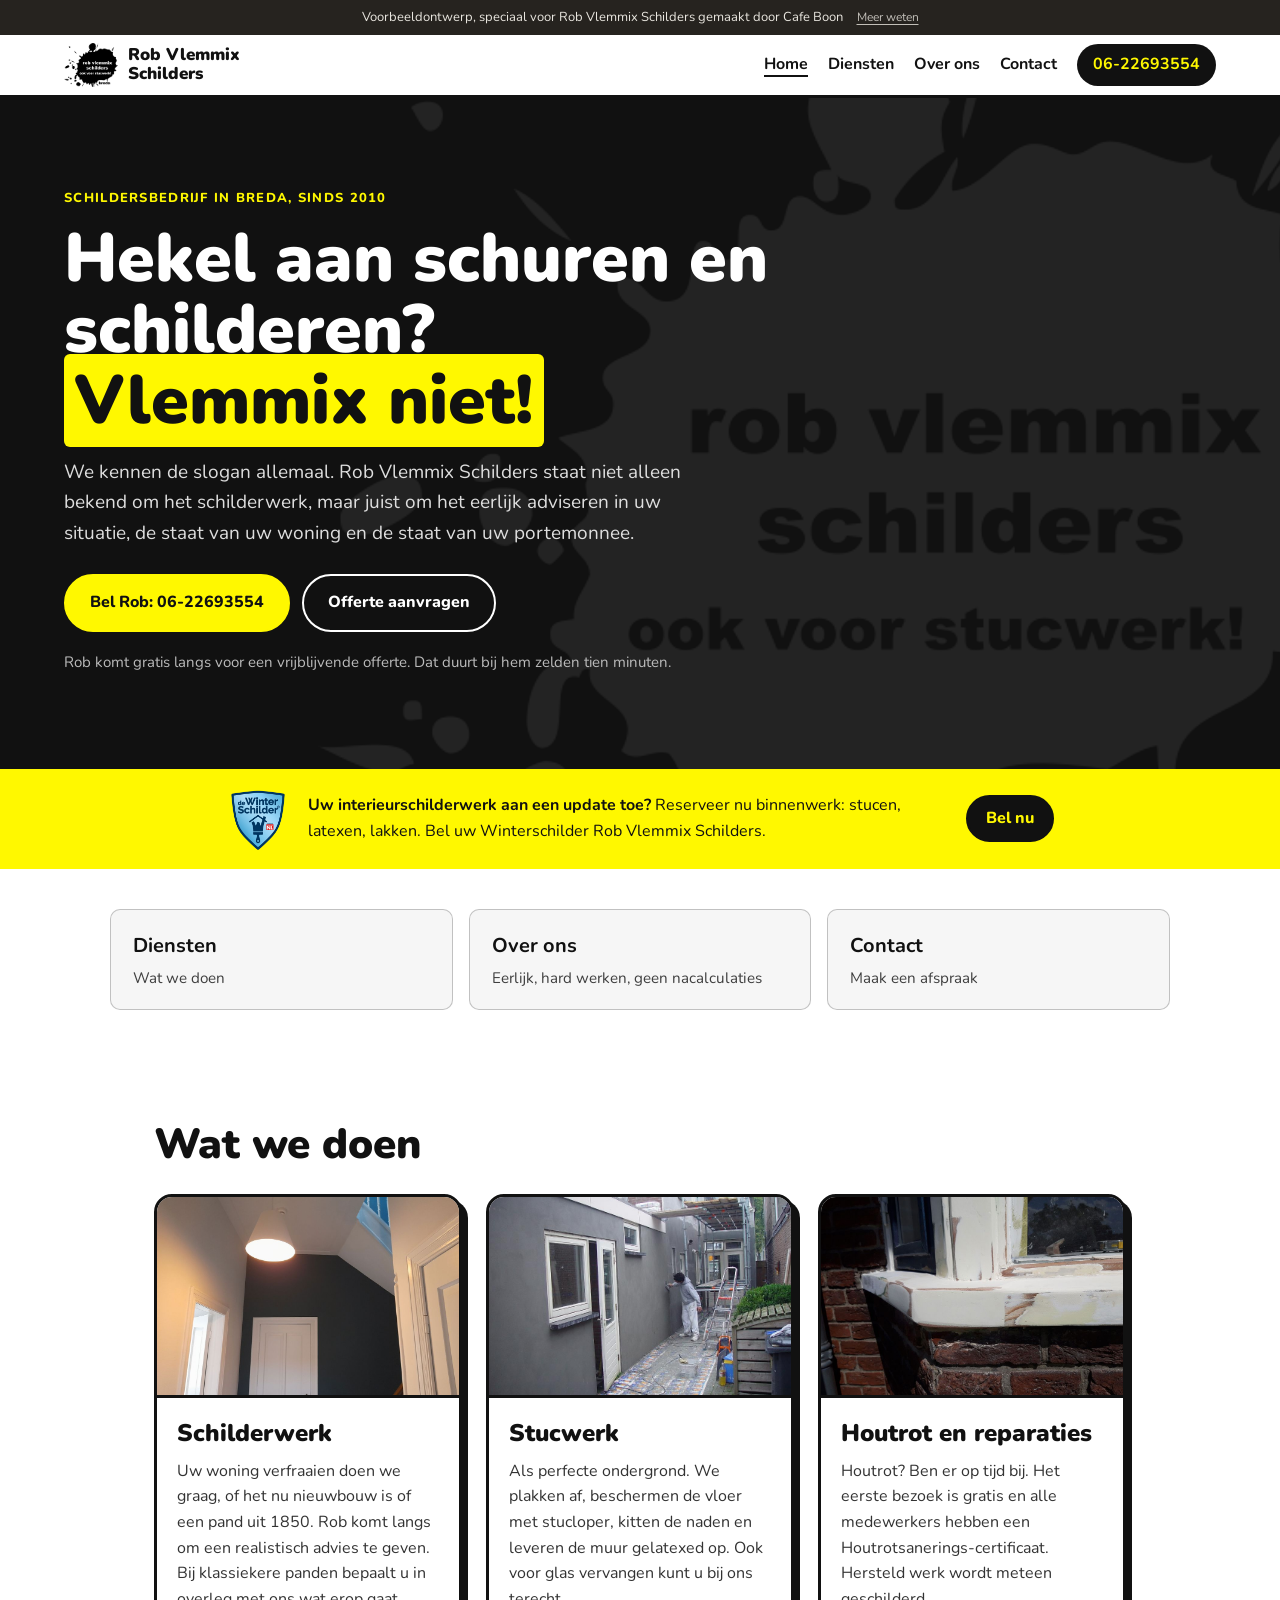
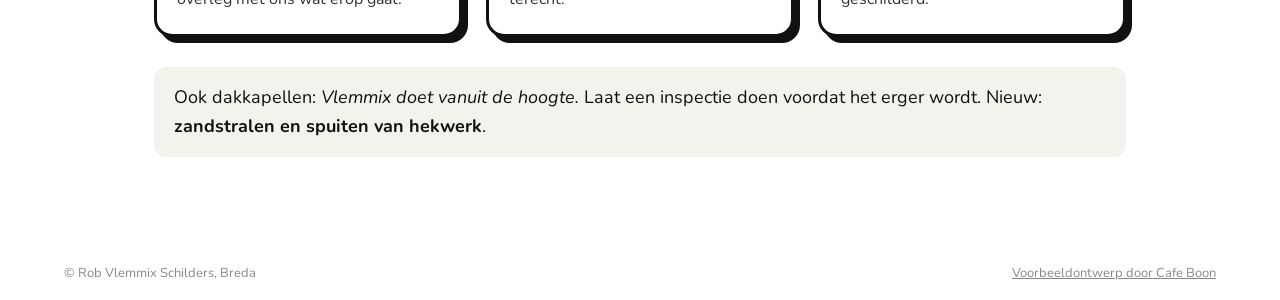
<file: index.html>
<!doctype html>
<html lang="nl">
<head>
<meta charset="utf-8">
<meta name="viewport" content="width=device-width, initial-scale=1">
<title>Rob Vlemmix Schilders Breda | Hekel aan schuren en schilderen? Vlemmix niet!</title>
<meta name="description" content="Rob Vlemmix Schilders in Breda: binnen- en buitenschilderwerk, stucwerk, houtrotherstel en dakkapellen. Gratis langskomen voor een vrijblijvende offerte.">
<meta name="robots" content="noindex">
<link rel="icon" href="images/favicon.png">
<meta property="og:title" content="Rob Vlemmix Schilders Breda">
<meta property="og:description" content="Hekel aan schuren en schilderen? Vlemmix niet!">
<meta property="og:image" content="https://robvlemmixschilders.cafeboon.com/images/og.jpg">
<link rel="preconnect" href="https://fonts.googleapis.com">
<link rel="preconnect" href="https://fonts.gstatic.com" crossorigin>
<link href="https://fonts.googleapis.com/css2?family=Nunito:wght@400;600;700;800;900&display=swap" rel="stylesheet">
<link rel="stylesheet" href="style.css">
</head>
<body>
<div class="vb-banner" role="note"><span>Voorbeeldontwerp, speciaal voor Rob Vlemmix Schilders gemaakt door Cafe Boon</span><a href="https://cafeboon.com">Meer weten</a></div>
<header class="top">
<a class="brand" href="index.html"><img alt="Rob Vlemmix Schilders Breda" height="51" src="images/logo_zwart.png" width="62"/><span>Rob Vlemmix<br/>Schilders</span></a>
<nav><a aria-current="page" href="index.html">Home</a><a href="aanbod.html">Diensten</a><a href="over.html">Over ons</a><a href="contact.html">Contact</a><a class="call" href="tel:+31622693554">06-22693554</a></nav>
</header>
<div aria-label="Pagina's" class="sn-bar" role="navigation"><a aria-current="page" class="sn-link" href="index.html">Home</a><a class="sn-link" href="aanbod.html">Diensten</a><a class="sn-link" href="over.html">Over ons</a><a class="sn-link" href="contact.html">Contact</a></div>
<section class="hero">
<div class="hero-in">
<p class="tag">Schildersbedrijf in Breda, sinds 2010</p>
<h1>Hekel aan schuren en schilderen?<br/><mark>Vlemmix niet!</mark></h1>
<p class="sub">We kennen de slogan allemaal. Rob Vlemmix Schilders staat niet alleen bekend om het schilderwerk, maar juist om het eerlijk adviseren in uw situatie, de staat van uw woning en de staat van uw portemonnee.</p>
<div class="actions">
<a class="btn" href="tel:+31622693554">Bel Rob: 06-22693554</a>
<a class="btn ghost" href="offerte.html">Offerte aanvragen</a>
</div>
<p class="note">Rob komt gratis langs voor een vrijblijvende offerte. Dat duurt bij hem zelden tien minuten.</p>
</div>
<img alt="" aria-hidden="true" class="splat" src="images/logo_wit.png"/>
</section>
<section class="winter">
<img alt="De Winterschilder" height="90" src="images/winter.png" width="90"/>
<p><b>Uw interieurschilderwerk aan een update toe?</b> Reserveer nu binnenwerk: stucen, latexen, lakken. Bel uw Winterschilder Rob Vlemmix Schilders.</p>
<a class="btn small" href="tel:+31622693554">Bel nu</a>
</section>
<div class="sn-cards"><a class="sn-card" href="aanbod.html"><strong>Diensten</strong><span>Wat we doen</span></a><a class="sn-card" href="over.html"><strong>Over ons</strong><span>Eerlijk, hard werken, geen nacalculaties</span></a><a class="sn-card" href="contact.html"><strong>Contact</strong><span>Maak een afspraak</span></a></div>
<section class="wrap">
<h2>Wat we doen</h2>
<div class="cards">
<article>
<img alt="Binnenschilderwerk met donkere wand en witte deur" loading="lazy" src="images/schilderwerk.jpg"/>
<h3>Schilderwerk</h3>
<p>Uw woning verfraaien doen we graag, of het nu nieuwbouw is of een pand uit 1850. Rob komt langs om een realistisch advies te geven. Bij klassiekere panden bepaalt u in overleg met ons wat erop gaat.</p>
</article>
<article>
<img alt="Buitenstucwerk aan een gevel" loading="lazy" src="images/stuc2.jpg"/>
<h3>Stucwerk</h3>
<p>Als perfecte ondergrond. We plakken af, beschermen de vloer met stucloper, kitten de naden en leveren de muur gelatexed op. Ook voor glas vervangen kunt u bij ons terecht.</p>
</article>
<article>
<img alt="Hersteld houtrot aan een kozijn" loading="lazy" src="images/reparaties.jpg"/>
<h3>Houtrot en reparaties</h3>
<p>Houtrot? Ben er op tijd bij. Het eerste bezoek is gratis en alle medewerkers hebben een Houtrotsanerings-certificaat. Hersteld werk wordt meteen geschilderd.</p>
</article>
</div>
<p class="extra">Ook dakkapellen: <i>Vlemmix doet vanuit de hoogte.</i> Laat een inspectie doen voordat het erger wordt. Nieuw: <b>zandstralen en spuiten van hekwerk</b>.</p>
</section>
<footer>
<span>© Rob Vlemmix Schilders, Breda</span>
<a href="https://cafeboon.com" rel="noopener" target="_blank">Voorbeeldontwerp door Cafe Boon</a>
</footer>
</body></html>
</file>
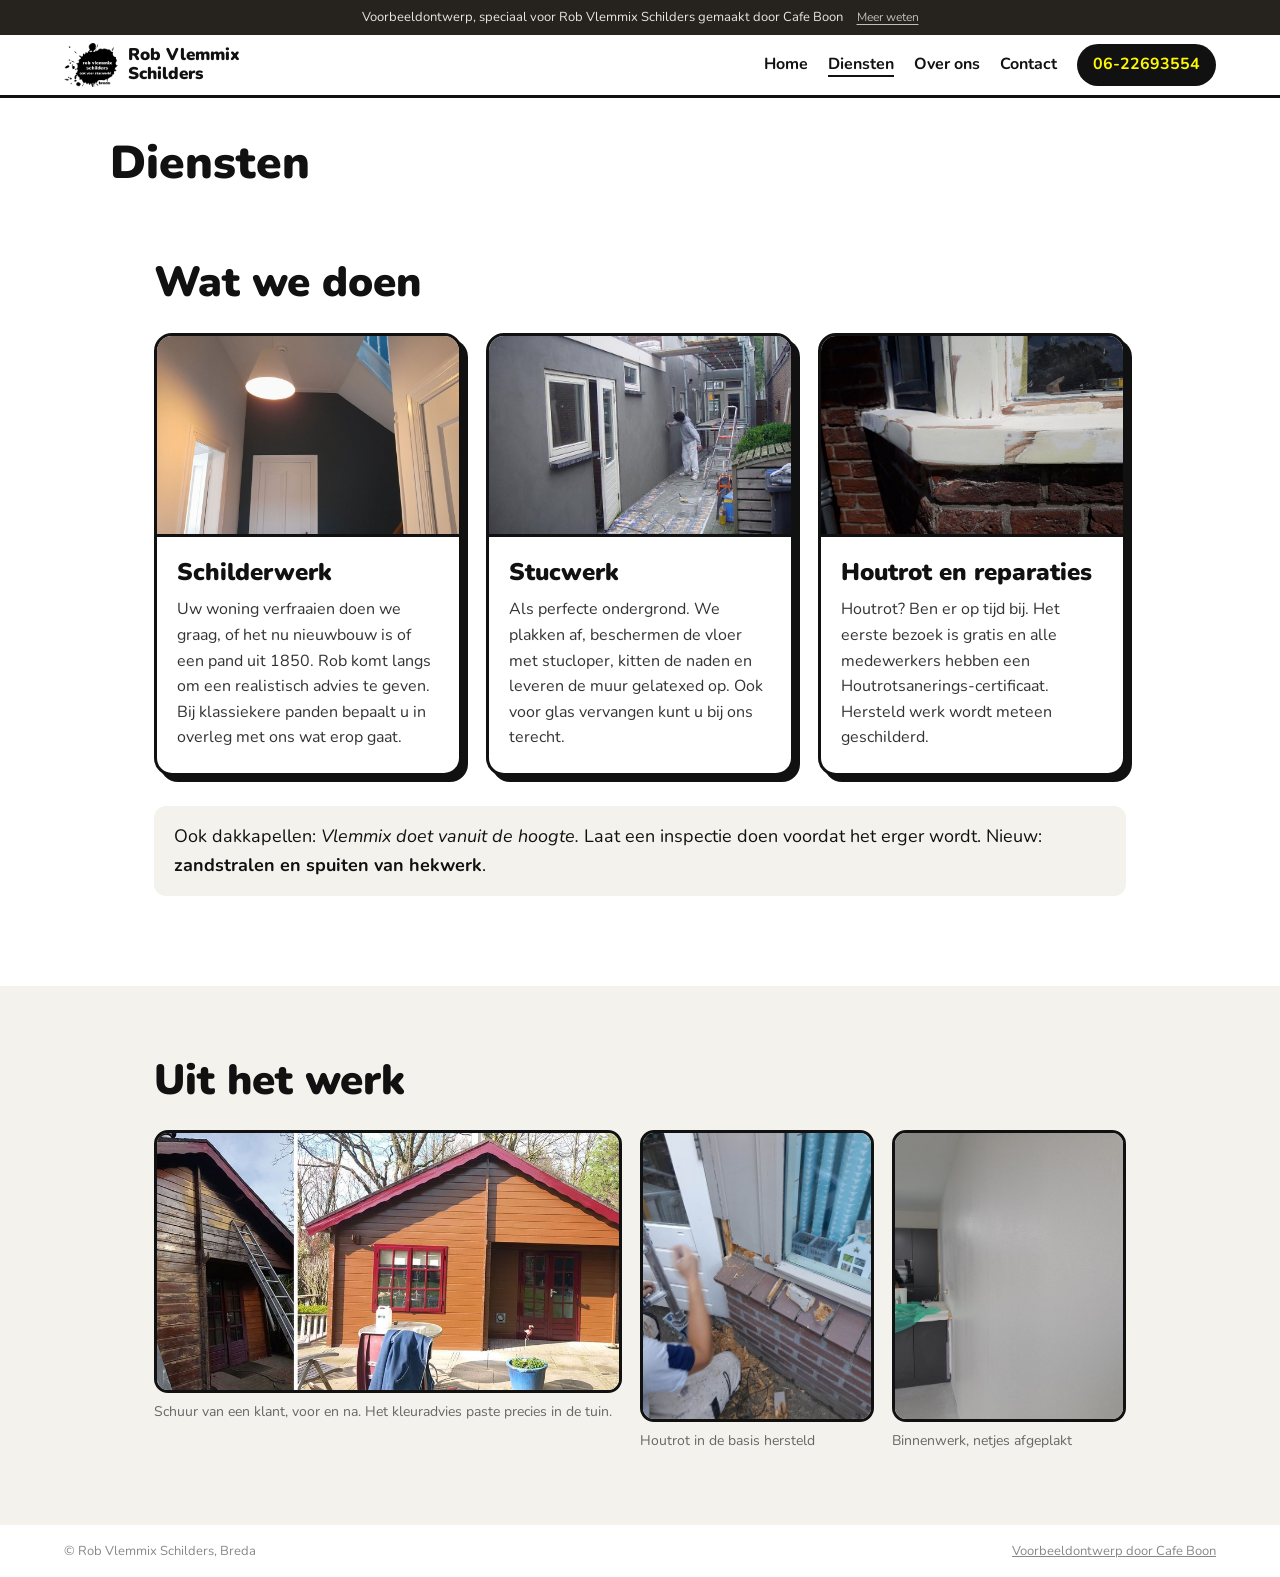
<file: aanbod.html>
<!doctype html>
<html lang="nl">
<head>
<meta charset="utf-8">
<meta name="viewport" content="width=device-width, initial-scale=1">
<title>Diensten | Rob Vlemmix Schilders Breda</title>
<meta name="description" content="Rob Vlemmix Schilders in Breda: binnen- en buitenschilderwerk, stucwerk, houtrotherstel en dakkapellen. Gratis langskomen voor een vrijblijvende offerte.">
<meta name="robots" content="noindex">
<link rel="icon" href="images/favicon.png">
<meta property="og:title" content="Rob Vlemmix Schilders Breda">
<meta property="og:description" content="Hekel aan schuren en schilderen? Vlemmix niet!">
<meta property="og:image" content="https://robvlemmixschilders.cafeboon.com/images/og.jpg">
<link rel="preconnect" href="https://fonts.googleapis.com">
<link rel="preconnect" href="https://fonts.gstatic.com" crossorigin>
<link href="https://fonts.googleapis.com/css2?family=Nunito:wght@400;600;700;800;900&display=swap" rel="stylesheet">
<link rel="stylesheet" href="style.css">
</head>
<body>
<div class="vb-banner" role="note"><span>Voorbeeldontwerp, speciaal voor Rob Vlemmix Schilders gemaakt door Cafe Boon</span><a href="https://cafeboon.com">Meer weten</a></div>
<header class="top">
<a class="brand" href="index.html"><img alt="Rob Vlemmix Schilders Breda" height="51" src="images/logo_zwart.png" width="62"/><span>Rob Vlemmix<br/>Schilders</span></a>
<nav><a href="index.html">Home</a><a aria-current="page" href="aanbod.html">Diensten</a><a href="over.html">Over ons</a><a href="contact.html">Contact</a><a class="call" href="tel:+31622693554">06-22693554</a></nav>
</header>
<div aria-label="Pagina's" class="sn-bar" role="navigation"><a class="sn-link" href="index.html">Home</a><a aria-current="page" class="sn-link" href="aanbod.html">Diensten</a><a class="sn-link" href="over.html">Over ons</a><a class="sn-link" href="contact.html">Contact</a></div>
<div class="sn-head"><h1>Diensten</h1></div>
<section class="wrap" id="diensten">
<h2>Wat we doen</h2>
<div class="cards">
<article>
<img alt="Binnenschilderwerk met donkere wand en witte deur" loading="lazy" src="images/schilderwerk.jpg"/>
<h3>Schilderwerk</h3>
<p>Uw woning verfraaien doen we graag, of het nu nieuwbouw is of een pand uit 1850. Rob komt langs om een realistisch advies te geven. Bij klassiekere panden bepaalt u in overleg met ons wat erop gaat.</p>
</article>
<article>
<img alt="Buitenstucwerk aan een gevel" loading="lazy" src="images/stuc2.jpg"/>
<h3>Stucwerk</h3>
<p>Als perfecte ondergrond. We plakken af, beschermen de vloer met stucloper, kitten de naden en leveren de muur gelatexed op. Ook voor glas vervangen kunt u bij ons terecht.</p>
</article>
<article>
<img alt="Hersteld houtrot aan een kozijn" loading="lazy" src="images/reparaties.jpg"/>
<h3>Houtrot en reparaties</h3>
<p>Houtrot? Ben er op tijd bij. Het eerste bezoek is gratis en alle medewerkers hebben een Houtrotsanerings-certificaat. Hersteld werk wordt meteen geschilderd.</p>
</article>
</div>
<p class="extra">Ook dakkapellen: <i>Vlemmix doet vanuit de hoogte.</i> Laat een inspectie doen voordat het erger wordt. Nieuw: <b>zandstralen en spuiten van hekwerk</b>.</p>
</section>
<section class="band" id="werk">
<div class="wrap">
<h2>Uit het werk</h2>
<div class="gal">
<figure class="g-wide"><img alt="Schuur voor en na het schilderen" loading="lazy" src="images/schuur.jpg"/><figcaption>Schuur van een klant, voor en na. Het kleuradvies paste precies in de tuin.</figcaption></figure>
<figure><img alt="Houtrotherstel aan een kozijn" loading="lazy" src="images/houtrot.jpg"/><figcaption>Houtrot in de basis hersteld</figcaption></figure>
<figure><img alt="Binnenwerk in uitvoering" loading="lazy" src="images/binnen.jpg"/><figcaption>Binnenwerk, netjes afgeplakt</figcaption></figure>
</div>
</div>
</section>
<footer>
<span>© Rob Vlemmix Schilders, Breda</span>
<a href="https://cafeboon.com" rel="noopener" target="_blank">Voorbeeldontwerp door Cafe Boon</a>
</footer>
</body></html>
</file>
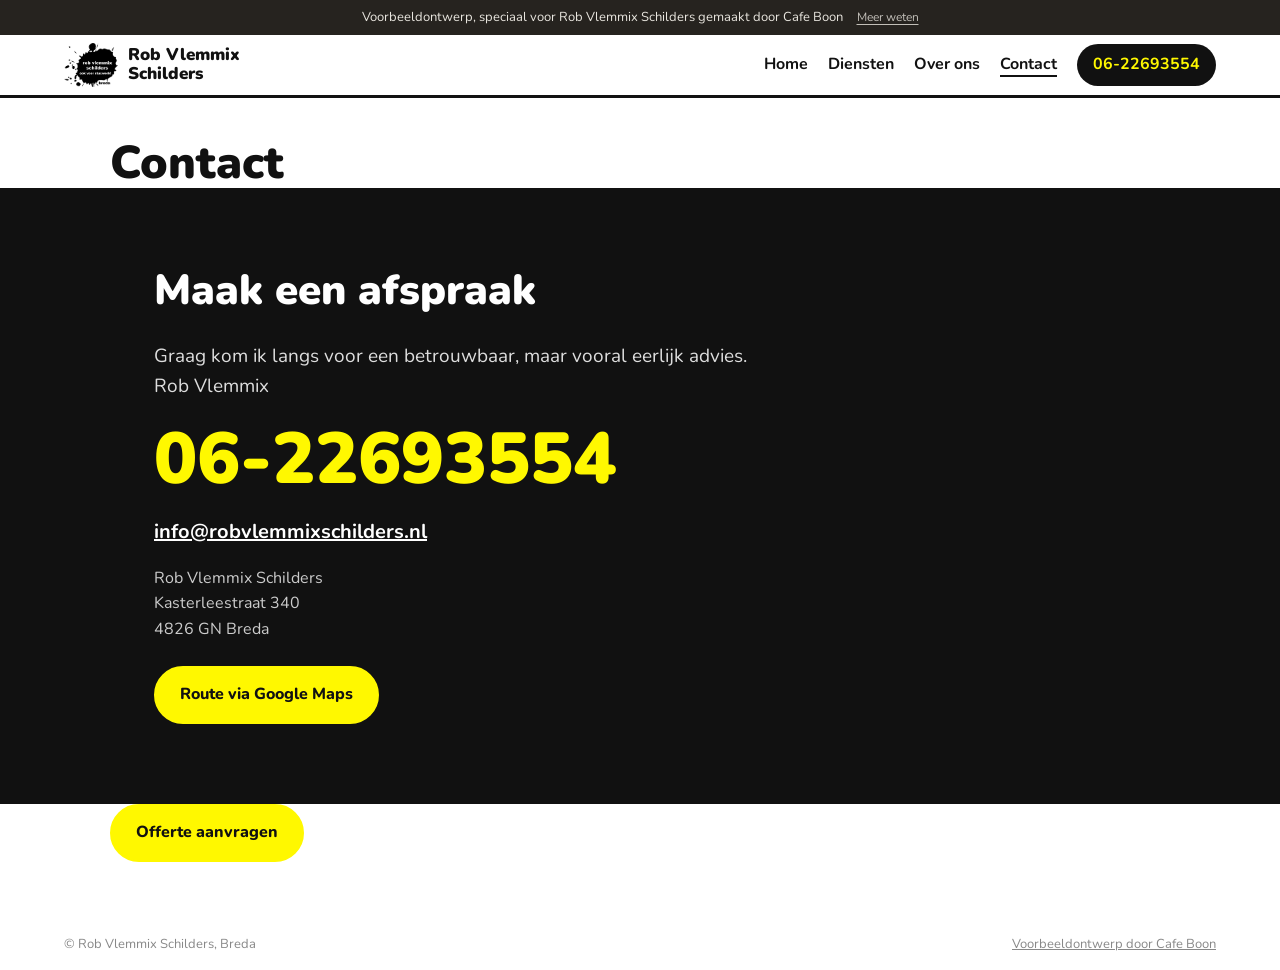
<file: contact.html>
<!doctype html>
<html lang="nl">
<head>
<meta charset="utf-8">
<meta name="viewport" content="width=device-width, initial-scale=1">
<title>Contact | Rob Vlemmix Schilders Breda</title>
<meta name="description" content="Rob Vlemmix Schilders in Breda: binnen- en buitenschilderwerk, stucwerk, houtrotherstel en dakkapellen. Gratis langskomen voor een vrijblijvende offerte.">
<meta name="robots" content="noindex">
<link rel="icon" href="images/favicon.png">
<meta property="og:title" content="Rob Vlemmix Schilders Breda">
<meta property="og:description" content="Hekel aan schuren en schilderen? Vlemmix niet!">
<meta property="og:image" content="https://robvlemmixschilders.cafeboon.com/images/og.jpg">
<link rel="preconnect" href="https://fonts.googleapis.com">
<link rel="preconnect" href="https://fonts.gstatic.com" crossorigin>
<link href="https://fonts.googleapis.com/css2?family=Nunito:wght@400;600;700;800;900&display=swap" rel="stylesheet">
<link rel="stylesheet" href="style.css">
</head>
<body>
<div class="vb-banner" role="note"><span>Voorbeeldontwerp, speciaal voor Rob Vlemmix Schilders gemaakt door Cafe Boon</span><a href="https://cafeboon.com">Meer weten</a></div>
<header class="top">
<a class="brand" href="index.html"><img alt="Rob Vlemmix Schilders Breda" height="51" src="images/logo_zwart.png" width="62"/><span>Rob Vlemmix<br/>Schilders</span></a>
<nav><a href="index.html">Home</a><a href="aanbod.html">Diensten</a><a href="over.html">Over ons</a><a aria-current="page" href="contact.html">Contact</a><a class="call" href="tel:+31622693554">06-22693554</a></nav>
</header>
<div aria-label="Pagina's" class="sn-bar" role="navigation"><a class="sn-link" href="index.html">Home</a><a class="sn-link" href="aanbod.html">Diensten</a><a class="sn-link" href="over.html">Over ons</a><a aria-current="page" class="sn-link" href="contact.html">Contact</a></div>
<div class="sn-head"><h1>Contact</h1></div>
<section class="contact" id="contact">
<div class="wrap">
<h2>Maak een afspraak</h2>
<p class="lead">Graag kom ik langs voor een betrouwbaar, maar vooral eerlijk advies.<br/>Rob Vlemmix</p>
<a class="phone" href="tel:+31622693554">06-22693554</a>
<p><a class="mail" href="mailto:info@robvlemmixschilders.nl">info@robvlemmixschilders.nl</a></p>
<address>Rob Vlemmix Schilders<br/>Kasterleestraat 340<br/>4826 GN Breda</address>
<a class="btn" href="https://www.google.com/maps/dir/?api=1&amp;destination=Kasterleestraat+340+4826+GN+Breda" rel="noopener" target="_blank">Route via Google Maps</a>
</div>
</section>
<section class="sn-formsec sn-formlink"><div class="sn-formwrap"><a class="btn" href="offerte.html">Offerte aanvragen</a></div></section>
<footer>
<span>© Rob Vlemmix Schilders, Breda</span>
<a href="https://cafeboon.com" rel="noopener" target="_blank">Voorbeeldontwerp door Cafe Boon</a>
</footer>
</body></html>
</file>
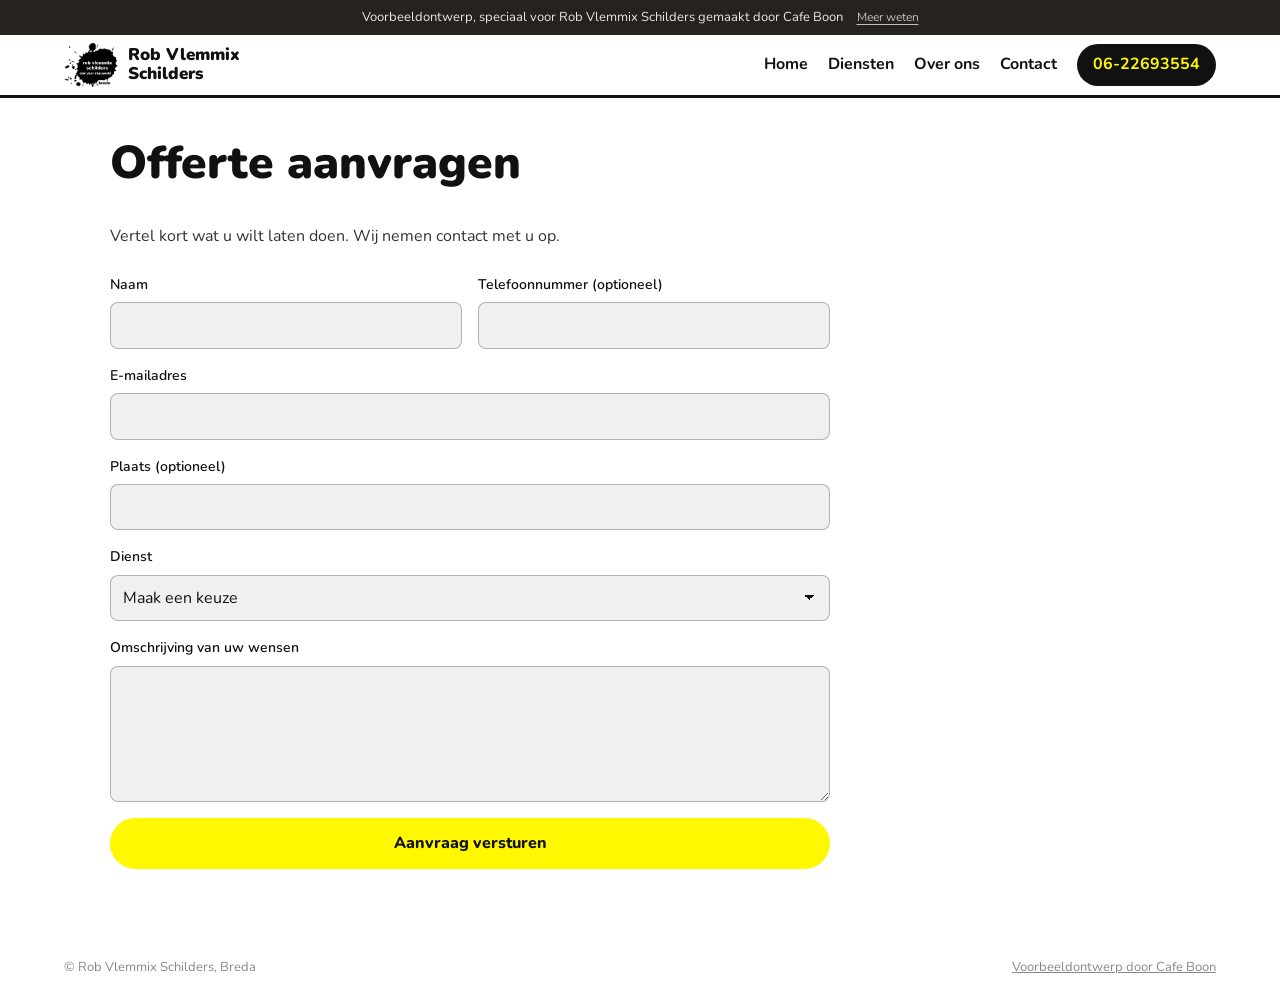
<file: offerte.html>
<!doctype html>
<html lang="nl">
<head>
<meta charset="utf-8">
<meta name="viewport" content="width=device-width, initial-scale=1">
<title>Offerte aanvragen | Rob Vlemmix Schilders</title>
<meta name="description" content="Offerte aanvragen bij Rob Vlemmix Schilders.">
<meta name="robots" content="noindex">
<link rel="icon" href="images/favicon.png">
<meta property="og:title" content="Rob Vlemmix Schilders Breda">
<meta property="og:description" content="Hekel aan schuren en schilderen? Vlemmix niet!">
<meta property="og:image" content="https://robvlemmixschilders.cafeboon.com/images/og.jpg">
<link rel="preconnect" href="https://fonts.googleapis.com">
<link rel="preconnect" href="https://fonts.gstatic.com" crossorigin>
<link href="https://fonts.googleapis.com/css2?family=Nunito:wght@400;600;700;800;900&display=swap" rel="stylesheet">
<link rel="stylesheet" href="style.css">
</head>
<body>
<div class="vb-banner" role="note"><span>Voorbeeldontwerp, speciaal voor Rob Vlemmix Schilders gemaakt door Cafe Boon</span><a href="https://cafeboon.com">Meer weten</a></div>
<header class="top">
<a class="brand" href="index.html"><img alt="Rob Vlemmix Schilders Breda" height="51" src="images/logo_zwart.png" width="62"/><span>Rob Vlemmix<br/>Schilders</span></a>
<nav><a href="index.html">Home</a><a href="aanbod.html">Diensten</a><a href="over.html">Over ons</a><a href="contact.html">Contact</a><a class="call" href="tel:+31622693554">06-22693554</a></nav>
</header>
<div aria-label="Pagina's" class="sn-bar" role="navigation"><a class="sn-link" href="index.html">Home</a><a class="sn-link" href="aanbod.html">Diensten</a><a class="sn-link" href="over.html">Over ons</a><a class="sn-link" href="contact.html">Contact</a></div>
<div class="sn-head"><h1>Offerte aanvragen</h1></div>
<section class="sn-formsec" id="formulier"><div class="sn-formwrap"><p class="sn-lead">Vertel kort wat u wilt laten doen. Wij nemen contact met u op.</p><form class="sn-form" id="sn-form"><div class="sn-field"><label for="naam">Naam</label><input id="naam" name="naam" type="text" required autocomplete="name"></div><div class="sn-field"><label for="tel">Telefoonnummer (optioneel)</label><input id="tel" name="tel" type="tel" autocomplete="tel"></div><div class="sn-field full"><label for="email">E-mailadres</label><input id="email" name="email" type="email" required autocomplete="email"></div><div class="sn-field full"><label for="plaats">Plaats (optioneel)</label><input id="plaats" name="plaats" type="text" autocomplete="address-level2"></div><div class="sn-field full"><label for="keuze">Dienst</label><select id="keuze" name="keuze" required><option value="">Maak een keuze</option><option>Schilderwerk</option><option>Stucwerk</option><option>Houtrot en reparaties</option></select></div><div class="sn-field full"><label for="opm">Omschrijving van uw wensen</label><textarea id="opm" name="opm" rows="5" required></textarea></div><div class="sn-field full"><button class="btn" type="submit">Aanvraag versturen</button></div></form></div></section>
<script>(function(){var f=document.getElementById('sn-form');if(!f)return;f.addEventListener('submit',function(e){e.preventDefault();if(!f.checkValidity()){f.reportValidity();return;}var d=document.createElement('div');d.className='sn-done';d.setAttribute('role','status');d.tabIndex=-1;d.innerHTML='<h2>Bedankt voor uw aanvraag</h2><p>Dit is een voorbeeldwebsite van Cafe Boon. Uw aanvraag is daarom niet verstuurd. Neem voor een echte offerte contact op via <a href="tel:+31622693554">06-22693554</a>.</p>';f.parentNode.replaceChild(d,f);d.focus();});})();</script>
<footer>
<span>© Rob Vlemmix Schilders, Breda</span>
<a href="https://cafeboon.com" rel="noopener" target="_blank">Voorbeeldontwerp door Cafe Boon</a>
</footer>
</body></html>
</file>
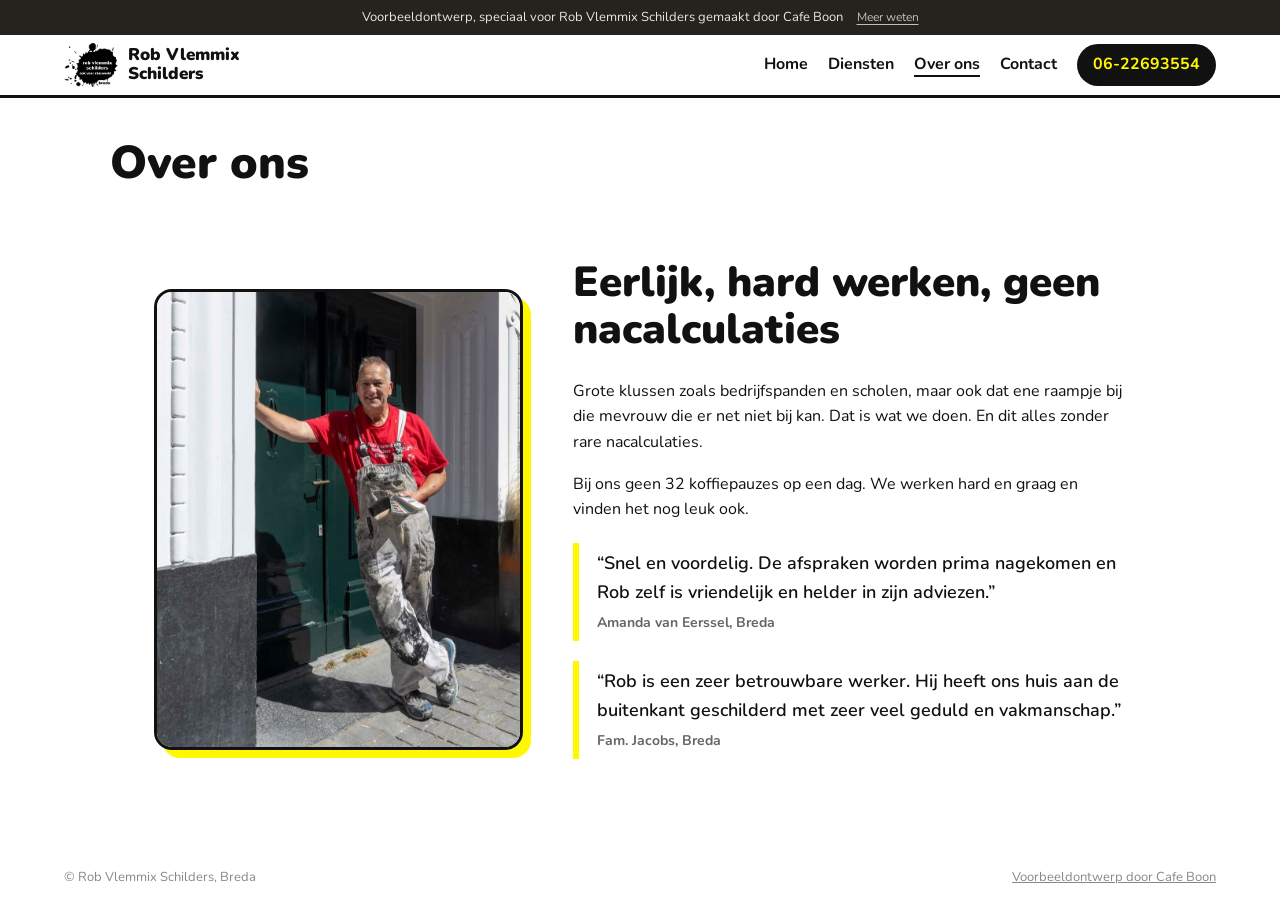
<file: over.html>
<!doctype html>
<html lang="nl">
<head>
<meta charset="utf-8">
<meta name="viewport" content="width=device-width, initial-scale=1">
<title>Over ons | Rob Vlemmix Schilders Breda</title>
<meta name="description" content="Rob Vlemmix Schilders in Breda: binnen- en buitenschilderwerk, stucwerk, houtrotherstel en dakkapellen. Gratis langskomen voor een vrijblijvende offerte.">
<meta name="robots" content="noindex">
<link rel="icon" href="images/favicon.png">
<meta property="og:title" content="Rob Vlemmix Schilders Breda">
<meta property="og:description" content="Hekel aan schuren en schilderen? Vlemmix niet!">
<meta property="og:image" content="https://robvlemmixschilders.cafeboon.com/images/og.jpg">
<link rel="preconnect" href="https://fonts.googleapis.com">
<link rel="preconnect" href="https://fonts.gstatic.com" crossorigin>
<link href="https://fonts.googleapis.com/css2?family=Nunito:wght@400;600;700;800;900&display=swap" rel="stylesheet">
<link rel="stylesheet" href="style.css">
</head>
<body>
<div class="vb-banner" role="note"><span>Voorbeeldontwerp, speciaal voor Rob Vlemmix Schilders gemaakt door Cafe Boon</span><a href="https://cafeboon.com">Meer weten</a></div>
<header class="top">
<a class="brand" href="index.html"><img alt="Rob Vlemmix Schilders Breda" height="51" src="images/logo_zwart.png" width="62"/><span>Rob Vlemmix<br/>Schilders</span></a>
<nav><a href="index.html">Home</a><a href="aanbod.html">Diensten</a><a aria-current="page" href="over.html">Over ons</a><a href="contact.html">Contact</a><a class="call" href="tel:+31622693554">06-22693554</a></nav>
</header>
<div aria-label="Pagina's" class="sn-bar" role="navigation"><a class="sn-link" href="index.html">Home</a><a class="sn-link" href="aanbod.html">Diensten</a><a aria-current="page" class="sn-link" href="over.html">Over ons</a><a class="sn-link" href="contact.html">Contact</a></div>
<div class="sn-head"><h1>Over ons</h1></div>
<section class="wrap about" id="rob">
<img alt="Rob Vlemmix voor een voordeur" loading="lazy" src="images/rob.jpg"/>
<div>
<h2>Eerlijk, hard werken, geen nacalculaties</h2>
<p>Grote klussen zoals bedrijfspanden en scholen, maar ook dat ene raampje bij die mevrouw die er net niet bij kan. Dat is wat we doen. En dit alles zonder rare nacalculaties.</p>
<p>Bij ons geen 32 koffiepauzes op een dag. We werken hard en graag en vinden het nog leuk ook.</p>
<blockquote>
      “Snel en voordelig. De afspraken worden prima nagekomen en Rob zelf is vriendelijk en helder in zijn adviezen.”
      <cite>Amanda van Eerssel, Breda</cite>
</blockquote>
<blockquote>
      “Rob is een zeer betrouwbare werker. Hij heeft ons huis aan de buitenkant geschilderd met zeer veel geduld en vakmanschap.”
      <cite>Fam. Jacobs, Breda</cite>
</blockquote>
</div>
</section>
<footer>
<span>© Rob Vlemmix Schilders, Breda</span>
<a href="https://cafeboon.com" rel="noopener" target="_blank">Voorbeeldontwerp door Cafe Boon</a>
</footer>
</body></html>
</file>
<file: style.css>
:root{--y:#fff800;--k:#111;--g:#f4f2ec;--m:#666}
*{box-sizing:border-box}html{scroll-behavior:smooth}
body{margin:0;font-family:'Nunito',sans-serif;color:var(--k);line-height:1.6;background:#fff}
img{max-width:100%;display:block}
.top{position:sticky;top:0;z-index:10;display:flex;justify-content:space-between;align-items:center;padding:8px 5vw;background:#fff;border-bottom:3px solid var(--k)}
.brand{display:flex;align-items:center;gap:10px;text-decoration:none;color:var(--k);font-weight:900;line-height:1.1;font-size:17px}
.brand img{height:44px;width:auto}
nav{display:flex;align-items:center;gap:20px}
nav a{color:var(--k);text-decoration:none;font-weight:700}
nav a.call{background:var(--k);color:var(--y);padding:8px 16px;border-radius:99px}
.hero{position:relative;overflow:hidden;background:var(--k);color:#fff;padding:90px 5vw 80px}
.hero-in{position:relative;z-index:2;max-width:720px}
.splat{position:absolute;right:-8%;top:-10%;height:130%;width:auto;opacity:.08;z-index:1}
.tag{font-weight:800;text-transform:uppercase;letter-spacing:.1em;font-size:13px;color:var(--y);margin:0 0 14px}
h1{font-size:clamp(34px,6vw,68px);line-height:1.05;font-weight:900;margin:0 0 20px}
mark{background:var(--y);color:var(--k);padding:0 .15em;border-radius:6px}
.sub{font-size:19px;max-width:620px;color:#ddd}
.note{color:#bbb;font-size:15px;margin-top:18px}
.actions{display:flex;flex-wrap:wrap;gap:12px;margin-top:26px}
.btn{display:inline-block;background:var(--y);color:var(--k);font-weight:800;text-decoration:none;padding:14px 24px;border-radius:99px;border:2px solid var(--y)}
.btn.ghost{background:transparent;color:#fff;border-color:#fff}
.btn.small{padding:9px 18px}
.winter{display:flex;gap:18px;align-items:center;justify-content:center;flex-wrap:wrap;background:var(--y);padding:18px 5vw;text-align:left}
.winter img{width:64px;height:64px}.winter p{margin:0;max-width:640px}
.winter .btn{background:var(--k);color:var(--y);border-color:var(--k)}
.wrap{max-width:1100px;margin:0 auto;padding:72px 5vw}
h2{font-size:clamp(28px,3.4vw,42px);font-weight:900;line-height:1.1;margin:0 0 26px}
.cards{display:grid;grid-template-columns:repeat(3,1fr);gap:24px}
.cards article{border:3px solid var(--k);border-radius:18px;overflow:hidden;background:#fff;box-shadow:6px 6px 0 var(--k)}
.cards img{width:100%;aspect-ratio:3/2;object-fit:cover;border-bottom:3px solid var(--k)}
.cards h3{font-size:24px;margin:16px 20px 6px;font-weight:900}.cards p{margin:0 20px 22px;color:#333}
.extra{margin-top:30px;font-size:18px;background:var(--g);padding:16px 20px;border-radius:12px}
.band{background:var(--g)}
.gal{display:grid;grid-template-columns:2fr 1fr 1fr;gap:18px;align-items:start}
.gal figure{margin:0}.gal img{width:100%;border-radius:14px;border:3px solid var(--k);aspect-ratio:4/5;object-fit:cover}
.gal .g-wide img{aspect-ratio:16/9}
.gal figcaption{font-size:14px;color:var(--m);margin-top:8px}
.about{display:grid;grid-template-columns:.8fr 1.2fr;gap:50px;align-items:center}
.about>img{border-radius:18px;border:3px solid var(--k);aspect-ratio:4/5;object-fit:cover;width:100%;box-shadow:8px 8px 0 var(--y)}
blockquote{margin:20px 0;padding:6px 0 6px 18px;border-left:6px solid var(--y);font-size:18px;font-weight:600}
cite{display:block;font-style:normal;font-size:14px;color:var(--m);margin-top:6px;font-weight:700}
.contact{background:var(--k);color:#fff}.contact .wrap{padding:80px 5vw}
.lead{font-size:19px;color:#ddd}
.phone{display:block;font-size:clamp(36px,7vw,72px);font-weight:900;color:var(--y);text-decoration:none;line-height:1.1;margin:10px 0}
.mail{color:#fff;font-size:20px;font-weight:700}
address{font-style:normal;margin:18px 0 24px;color:#ccc}
footer{display:flex;justify-content:space-between;flex-wrap:wrap;gap:8px;padding:16px 5vw;font-size:13px;color:#888;background:#fff}
footer a{color:#888}
@media(max-width:820px){.cards,.about,.gal{grid-template-columns:1fr}nav a:not(.call){display:none}.hero{padding:56px 5vw}.brand span{font-size:14px}.about>img{max-width:340px}}
/* sitenav:start */
.sn-bar{display:none;gap:6px;overflow-x:auto;white-space:nowrap;-webkit-overflow-scrolling:touch;padding:8px 12px;background:inherit;color:inherit;font:inherit;line-height:1.2;border-bottom:1px solid rgba(128,128,128,.35);box-sizing:border-box;max-width:100%}
.sn-bar a.sn-link{flex:0 0 auto;padding:9px 15px;border-radius:999px;color:inherit;text-decoration:none;font-size:15px;font-weight:600;letter-spacing:0;text-transform:none;margin:0}
.sn-bar a.sn-link[aria-current="page"]{background:rgba(128,128,128,.2);box-shadow:inset 0 -2px 0 currentColor}
@media(max-width:820px){.sn-bar{display:flex}}
nav a[aria-current="page"]:not(.cta):not(.btn):not(.call){text-decoration:underline;text-underline-offset:6px;text-decoration-thickness:2px}
.sn-head{max-width:1100px;margin:0 auto;padding:40px 20px 0;box-sizing:border-box}
.sn-head h1{margin:0;color:inherit;font-size:clamp(30px,5vw,46px);line-height:1.1}
.sn-cards{max-width:1100px;margin:0 auto;padding:40px 20px;display:grid;grid-template-columns:repeat(auto-fit,minmax(230px,1fr));gap:16px;box-sizing:border-box}
.sn-card{display:block;padding:20px 22px;border:1px solid rgba(128,128,128,.45);border-radius:10px;background:rgba(128,128,128,.07);color:inherit;text-decoration:none;min-width:0}
.sn-card strong{display:block;font-size:1.25em;margin:0 0 6px;color:inherit}
.sn-card span{display:block;opacity:.8;font-size:.95em;line-height:1.4}
.sn-card:hover,.sn-card:focus-visible{border-color:currentColor}
/* sitenav:end */
/* voorbeeld-formulier:start */
@layer sn{.sn-form button.btn{border:0;font:inherit;cursor:pointer;line-height:1.2}}
.sn-formsec{padding:36px 0 72px}
.sn-formwrap{max-width:1100px;margin:0 auto;padding:0 20px;box-sizing:border-box}
.sn-formwrap>h2{margin:0 0 12px}
.sn-formwrap>.sn-lead,.sn-formwrap>.sn-form,.sn-formwrap>.sn-done{max-width:720px}
.sn-formwrap .sn-lead{margin:0 0 24px;opacity:.85}
.sn-form{display:grid;grid-template-columns:1fr 1fr;gap:16px}
.sn-field{display:flex;flex-direction:column;gap:6px;min-width:0;text-align:left}
.sn-field.full{grid-column:1/-1}
.sn-field label{font-size:14px;font-weight:600}
.sn-field input,.sn-field select,.sn-field textarea{font:inherit;font-size:16px;line-height:1.4;color:inherit;background:rgba(128,128,128,.12);border:1px solid rgba(128,128,128,.55);border-radius:8px;padding:11px 12px;width:100%;box-sizing:border-box;min-width:0;max-width:100%;-webkit-appearance:none;appearance:none}
.sn-field select{background-image:linear-gradient(45deg,transparent 50%,currentColor 50%),linear-gradient(135deg,currentColor 50%,transparent 50%);background-position:calc(100% - 20px) 50%,calc(100% - 15px) 50%;background-size:5px 5px;background-repeat:no-repeat;padding-right:38px}
.sn-field select option{color:#111;background:#fff}
.sn-field textarea{resize:vertical}
.sn-field input:focus,.sn-field select:focus,.sn-field textarea:focus{outline:2px solid currentColor;outline-offset:1px}
.sn-done{padding:28px;border:1px solid rgba(128,128,128,.55);border-radius:12px;background:rgba(128,128,128,.1)}
.sn-done h2{margin:0 0 10px}
.sn-done p{margin:0}
.sn-done a{text-decoration:underline;text-underline-offset:3px;font-weight:600}
.sn-formlink{padding:0 0 56px}
@media(max-width:640px){.sn-form{grid-template-columns:1fr}.sn-formsec{padding:24px 0 56px}}
/* voorbeeld-formulier:end */
/* voorbeeldbanner:start */
.vb-banner{display:flex;flex-wrap:wrap;justify-content:center;align-items:baseline;gap:2px 14px;padding:8px 16px;background:#26231f;color:#e9e6df;font-size:13px;line-height:1.45;letter-spacing:0;text-transform:none;font-weight:400;text-align:center;position:relative;z-index:1000}
.vb-banner a{color:inherit;opacity:.8;text-decoration:underline;text-underline-offset:3px;font-size:12px;font-weight:400;white-space:nowrap;letter-spacing:0;text-transform:none}
.vb-banner a:hover{opacity:1}
/* voorbeeldbanner:end */
</file>
